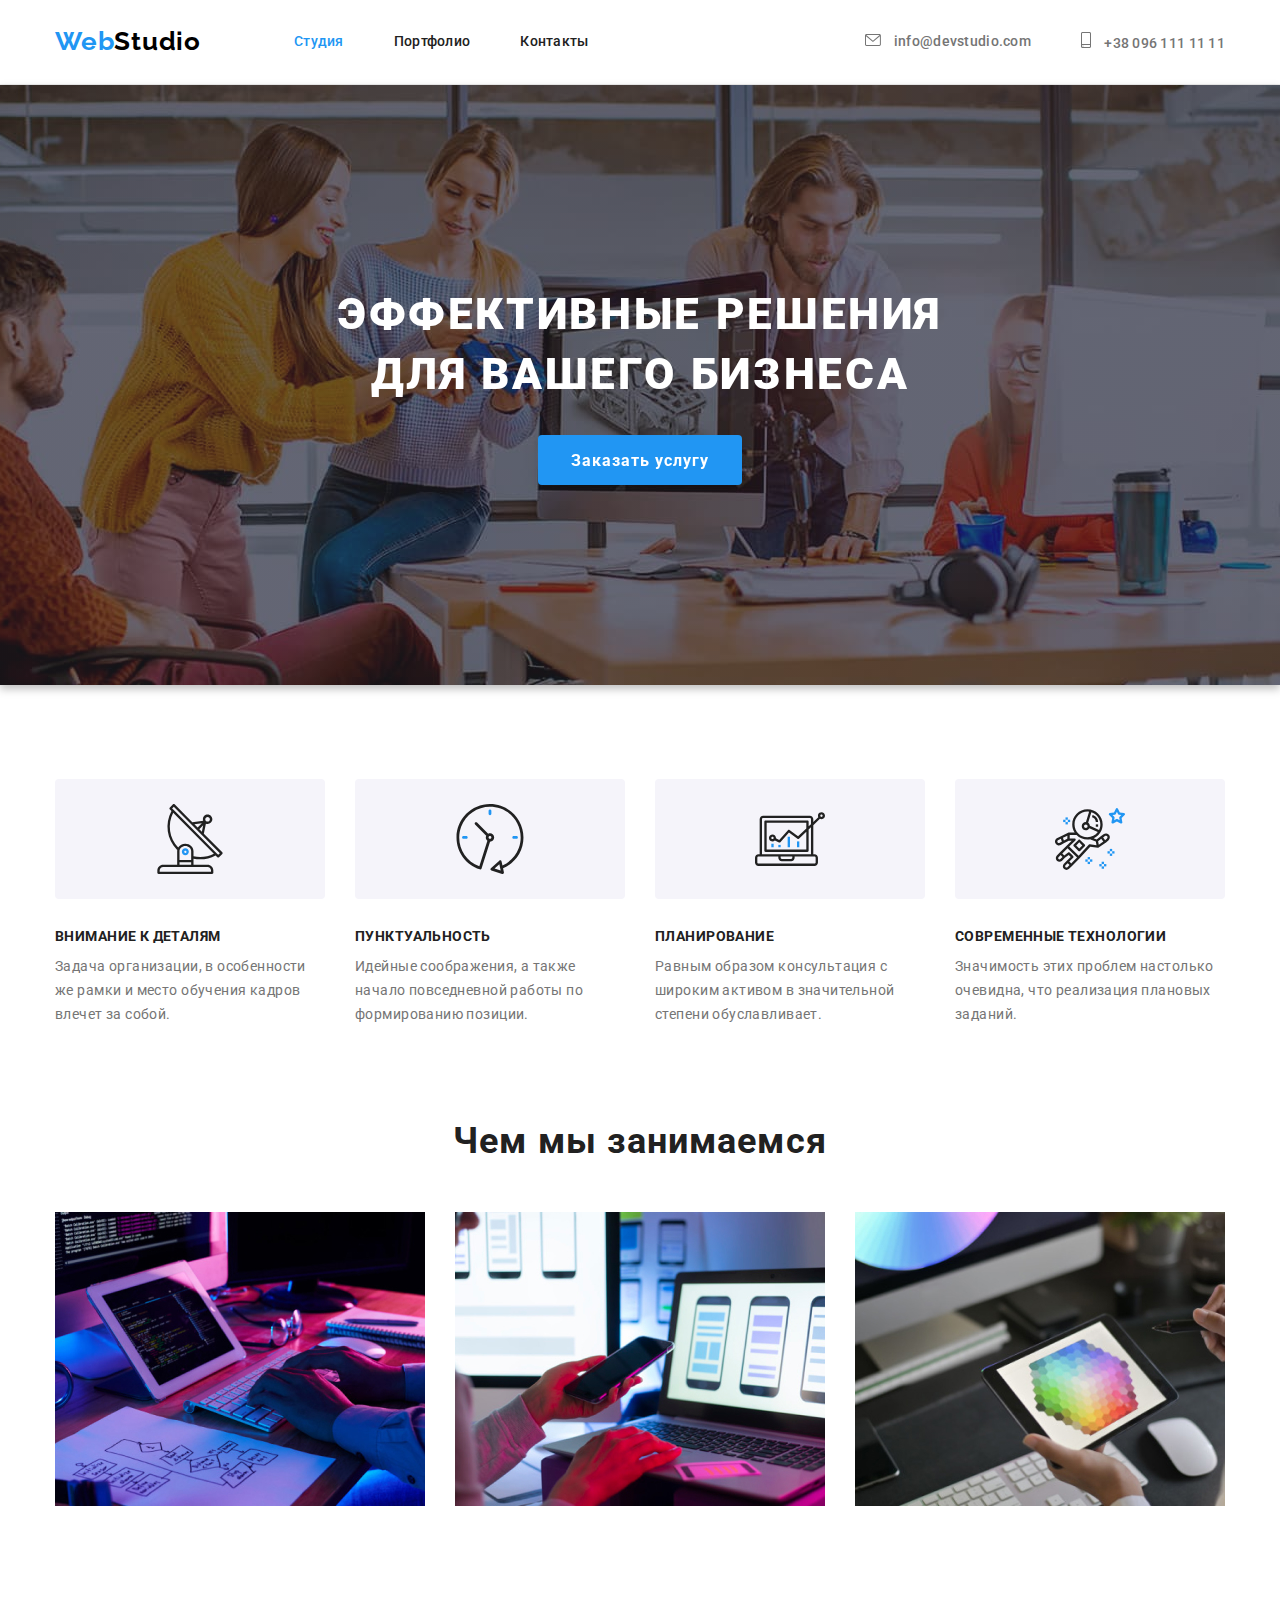
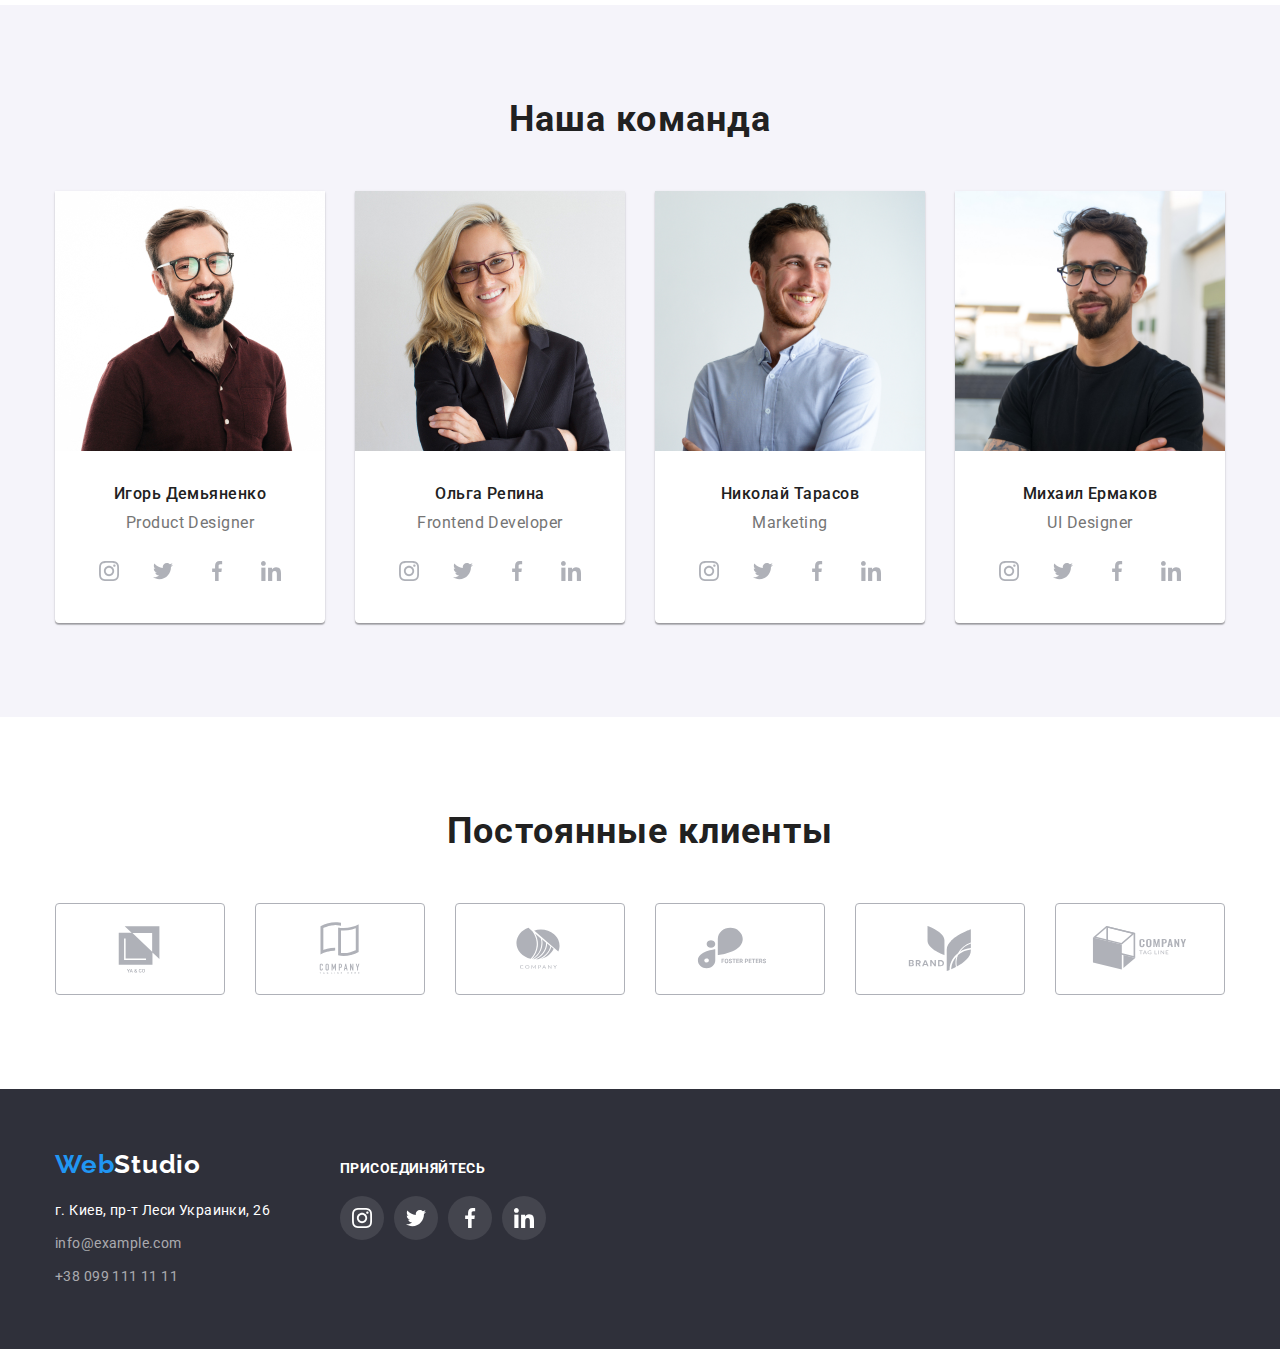
<file: index.html>
<!DOCTYPE html>
<html lang="ru">

<head>
    <meta charset="UTF-8">
    <meta http-equiv="X-UA-Compatible" content="IE=edge">
    <meta name="viewport" content="width=device-width, initial-scale=1.0">
    <title>Студія</title>
    <link rel="stylesheet"
        href="https://cdnjs.cloudflare.com/ajax/libs/modern-normalize/1.1.0/modern-normalize.min.css" />
    <link rel="preconnect" href="https://fonts.googleapis.com">
    <link rel="preconnect" href="https://fonts.gstatic.com" crossorigin>
    <link
        href="https://fonts.googleapis.com/css2?family=Raleway:wght@700&family=Roboto:wght@400;500;700;900&display=swap"
        rel="stylesheet">

    <link rel="stylesheet" href="./css/styles.css">

<body>
    <!-- Шапка -->

    <header class="header">
        <div class="container main-nav">
            <nav class="nav-header">
                <!-- Header logo -->
                <a href="./index.html" class="header-logo"> <span class="logo-web">Web</span><span
                        class="logo-studio">Studio</span> </a>
                <!-- Header nav -->
                <ul class="header-nav list">
                    <li class="item-header accent">
                        <!-- Header studio -->
                        <a href="./index.html" class="link current">Студия</a></li>
                    <li class="item-header accent">
                        <!-- Header portfolio -->
                        <a href="./portfolio.html" class="link">Портфолио</a>
                    </li>
                    <li class="item-header">
                        <!-- Header contacts -->
                        <a href="#" class="link">Контакты</a>
                    </li>
                </ul>
            </nav>
            <!-- Header contacting -->
            <ul class="header-contacting list">
                <li class="item-header accent">
                    <a href="mailto:info@devstudio.com" class="link">
                        <svg class="icon-mail">
                            <use href=" ./images/icons.svg#icon-mail"> </use>
                        </svg> info@devstudio.com </a> </li>
                <li class=" item-header accent">
                    <a href="tel:+380961111111" class="link">
                        <svg class="icon-smartphone">
                            <use href="./images/icons.svg#icon-smartphone"> </use>
                        </svg> +38 096 111 11 11</a>
                </li>
            </ul>
        </div>

    </header>
    <!-- Головна сторінка, основна частина -->
    <main>
        <!-- Верхня частина -->

        <section class="hero">
            <div class="container background-hero">
                <h1 class="hero-title">эффективные решения для вашего бизнеса</h1>
                <button type="button" name="Order the service" class="button">Заказать услугу</button>
            </div>
        </section>

        <!-- Середина -->
        <section class="section">
            <div class="container">
                <h2 class="section-heading">что мы предлагаем</h2>
                <ul class="section-block">
                    <li class="item">
                        <div class="section-icons">
                            <svg class="icons" width="70" height="70">
                                <use href="./images/icons.svg#icon-sattelite" title="sattelite">
                                </use>
                            </svg>
                        </div>
                        <h3 class="section-title-second">внимание к деталям</h3>
                        <p class="section-text">Задача организации, в особенности же рамки и место обучения кадров
                            влечет за
                            собой.</p>
                    </li>
                    <li class="item">
                        <div class="section-icons">
                            <svg class="icons" width="70" height="70">
                                <use href="./images/icons.svg#icon-clock"></use>
                            </svg>
                        </div>
                        <h3 class=" section-title-second">пунктуальность</h3>
                        <p class="section-text">
                            Идейные соображения, а также начало повседневной работы по формированию позиции.
                        </p>
                    </li>
                    <li class="item">
                        <div class="section-icons">
                            <svg class="icons" width="70" height="70">
                                <use href="./images/icons.svg#icon-computer"></use>
                            </svg>
                        </div>
                        <h3 class="section-title-second">планирование</h3>
                        <p class="section-text">Равным образом консультация с широким активом в значительной степени
                            обуславливает.</p>
                    </li>
                    <li class="item">
                        <div class="section-icons">
                            <svg class="icons" width="70" height="70">
                                <use href="./images/icons.svg#icon-cosmonaut"></use>
                            </svg>
                        </div>
                        <h3 class="section-title-second">современные технологии</h3>
                        <p class="section-text">Значимость этих проблем настолько очевидна, что реализация плановых
                            заданий.
                        </p>
                    </li>
                </ul>
            </div>
        </section>
        <section class="section secondary-section">
            <div class="container">
                <h2 class="section-title">Чем мы занимаемся</h2>
                <!-- Картинки середини -->
                <ul class="section-images">
                    <li class="item"><img src="./images/box1.jpg" alt="Перша картинка середини" width="370px"
                            height="294px"></li>
                    <li class="item"><img src="./images/box2.jpg" alt="Друга картинка середини" width="370px"
                            height="294px"></li>
                    <li class="item"><img src="./images/box3.jpg" alt="Третя картинка середини" width="370px"
                            height="294px"></li>
                </ul>
            </div>
        </section>

        <!-- Нижня частина основної сторінки -->
        <section class="section second-bacground">
            <div class="container">
                <h2 class="secondary-title">Наша команда</h2>
                <ul class="section-down">
                    <li class="item bcg-item">
                        <img class="section-photo" src="./images/img1.jpg" alt="Перше фото" width="270px"
                            height="260px">
                        <div class="section-secondary-block">
                            <h3 class="section-name">Игорь Демьяненко</h3>
                            <p class="section-position">Product Designer</p>
                        </div>

                        <ul class="link-list">
                            <li class="socials">
                                <a class="soc-in" href="">
                                   <svg class="web-icon" width="20" height="20">
                                    <use href="./images/icons.svg#icon-instagram"></use>
                                    </svg>
                                </a>
                            </li>
                            <li class="socials">
                                <a class="soc-in" href="">
                                    <svg class="web-icon" width="20" height="20">
                                    <use href="./images/icons.svg#icon-twitter"></use>
                                    </svg>
                                </a>
                            </li>
                            <li class="socials">
                                <a class="soc-in" href="">
                                    <svg class="web-icon" width="20" height="20p">
                                    <use href="./images/icons.svg#icon-facebook"></use>
                                    </svg>
                                </a>
                            </li>
                            <li class="socials">
                                <a class="soc-in" href="">
                                    <svg class="web-icon" width="20" height="20p">
                                    <use href="./images/icons.svg#icon-linkedin"></use>
                                    </svg>
                                </a>
                            </li>
                        </ul>

                    </li>
                    <li class=" item bcg-item">
                        <img class="section-photo" src="./images/img2.jpg" alt="Друге фото" width="270px"
                            height="260px">
                        <div class="section-secondary-block">
                            <h3 class="section-name">Ольга Репина</h3>
                            <p class="section-position">Frontend Developer</p>
                        </div>
                        <ul class="link-list">
                            <li class="socials">
                                <a class="soc-in" href="">
                                    <svg class=" web-icon" width="20" height="20">
                                    <use href="./images/icons.svg#icon-instagram"></use>
                                    </svg>
                                </a>
                            </li>
                            <li class="socials">
                                <a class="soc-in" href="">
                                    <svg class=" web-icon" width="20" height="20">
                                    <use href="./images/icons.svg#icon-twitter"></use>
                                    </svg>
                                </a>
                            </li>
                            <li class="socials">
                                <a class="soc-in" href="">
                                    <svg class=" web-icon" width="20" height="20">
                                    <use href="./images/icons.svg#icon-facebook"></use>
                                    </svg>
                                </a>
                            </li>
                            <li class="socials">
                                <a class="soc-in" href="">
                                    <svg class=" web-icon" width="20" height="20">
                                    <use href="./images/icons.svg#icon-linkedin"></use>
                                    </svg>
                                </a>
                            </li>
                        </ul>
                    </li>
                    <li class="item bcg-item">
                        <img class="section-photo" src="./images/img3.jpg" alt="Третє фото" width="270px"
                            height="260px">
                        <div class="section-secondary-block">
                            <h3 class="section-name">Николай Тарасов</h3>
                            <p class="section-position">Marketing</p>
                        </div>
                        <ul class="link-list">
                            <li class="socials">
                                <a class="soc-in" href="">
                                    <svg class=" web-icon" width="20" height="20">
                                    <use href="./images/icons.svg#icon-instagram"></use>
                                    </svg>
                                </a>
                            </li>
                            <li class="socials">
                                <a class="soc-in" href="">
                                    <svg class=" web-icon" width="20" height="20">
                                    <use href="./images/icons.svg#icon-twitter"></use>
                                    </svg>
                                </a>
                            </li>
                            <li class="socials">
                                <a class="soc-in" href="">
                                    <svg class=" web-icon" width="20" height="20">
                                    <use href="./images/icons.svg#icon-facebook"></use>
                                    </svg>
                                </a>
                            </li>
                            <li class="socials">
                                <a class="soc-in" href="">
                                    <svg class=" web-icon" width="20" height="20">
                                    <use href="./images/icons.svg#icon-linkedin"></use>
                                    </svg>
                                </a>
                            </li>
                        </ul>
                    </li>
                    <li class="item bcg-item">
                        <img class="section-photo" src="./images/img4.jpg" alt="Четверте фото" width="270px"
                            height="260px">
                        <div class="section-secondary-block">
                            <h3 class="section-name">Михаил Ермаков</h3>
                            <p class="section-position">UI Designer</p>
                        </div>
                        <ul class="link-list">
                            <li class="socials">
                                <a class="soc-in" href="">
                                    <svg class=" web-icon" width="20" height="20">
                                    <use href="./images/icons.svg#icon-instagram"></use>
                                    </svg>
                                </a>
                            </li>
                            <li class="socials">
                                <a class="soc-in" href="">
                                    <svg class=" web-icon" width="20" height="20">
                                    <use href="./images/icons.svg#icon-twitter"></use>
                                    </svg>
                                </a>
                            </li>
                            <li class="socials">
                                <a class="soc-in" href="">
                                    <svg class=" web-icon" width="20" height="20">
                                    <use href="./images/icons.svg#icon-facebook"></use>
                                    </svg>
                                </a>
                            </li>
                            <li class="socials">
                                <a class="soc-in" href="">
                                    <svg class=" web-icon" width="20" height="20">
                                    <use href="./images/icons.svg#icon-linkedin"></use>
                                    </svg>
                                </a>
                            </li>
                        </ul>
                    </li>
                </ul>
            </div>
        </section>

        <!-- Постійні клієнти -->

        <section class="clients">
            <div class="container">
                <h2 class="clients-title">Постоянные клиенты</h2>
                <ul class="clients-list">
                    <li class="client-icons">
                        <a class="client-icon-link" href="">
                        <svg class="client-names" width="106" height="60">
                            <use href="./images/icons.svg#icon-Logo1"></use>
                        </svg></a>
                    </li>
                    <li class="client-icons">
                         <a class="client-icon-link" href="">
                        <svg class="client-names" width="106" height="60">
                            <use href="./images/icons.svg#icon-Logo2"></use>
                        </svg></a>
                    </li>
                    <li class="client-icons">
                        <a class="client-icon-link" href="">
                        <svg class="client-names" width="106" height="60">
                            <use href="./images/icons.svg#icon-Logo3"></use>
                        </svg></a>
                    </li>
                    <li class="client-icons">
                        <a class="client-icon-link" href="">
                        <svg class="client-names" width="106" height="60">
                            <use href="./images/icons.svg#icon-Logo4"></use>
                        </svg></a>
                    </li>
                    <li class="client-icons">
                        <a class="client-icon-link" href="">
                        <svg class="client-names" width="106" height="60">
                            <use href="./images/icons.svg#icon-Logo5"></use>
                        </svg></a>
                    </li>
                    <li class="client-icons">
                        <a class="client-icon-link" href="">
                        <svg class="client-names" width="106" height="60">
                            <use href="./images/icons.svg#icon-Logo6"></use>
                        </svg></a>
                    </li>
                </ul>
            </div>
        </section>
    </main>

    <!-- Підвал сторінки -->

    <footer class=" footer">
        <div class="container footer-main">
            <div class="down-main">
                <a href="./index.html" class="footer-logo"><span class="logo-web-footer">Web</span><span
                        class="logo-studio-footer">Studio</span></a>
                <!-- Адреса і реквізити пошти і контактування -->
                <adress class="adress">
                    <ul>
                        <li class="adress-item"><a href="#" class="adr">г. Киев, пр-т Леси Украинки, 26</a></li>
                        <li class="adress-item"><a href="mailto:info@example.com" class="link">info@example.com</a>
                        </li>
                        <li class="adress-item"><a href="tel:+380991111111" class="link">+38 099 111 11 11</a></li>
                    </ul>
                </adress>
            </div>
            <div class="footer-second">
                <h3 class="footer-link-item">присоединяйтесь</h3>
                <ul class="footer-link-list">
                    <li class="footer-socials">
                        <a class="footer-soc-in" href="">
                                <svg class="footer-web-icon" width="20px" height="20px">
                            <use href="./images/icons.svg#icon-instagram"></use>
                            </svg>
                        </a>
                    </li>
                    <li class="footer-socials">
                        <a class="footer-soc-in" href="">
                                <svg class="footer-web-icon" width="20px" height="20px">
                            <use href="./images/icons.svg#icon-twitter"></use>
                            </svg>
                        </a>
                    </li>
                    <li class="footer-socials">
                        <a class="footer-soc-in" href="">
                                <svg class="footer-web-icon" width="20px" height="20px">
                            <use href="./images/icons.svg#icon-facebook"></use>
                            </svg>
                        </a>
                    </li>
                    <li class="footer-socials">
                        <a class="footer-soc-in" href="">
                                <svg class="footer-web-icon" width="20px" height="20px">
                            <use href="./images/icons.svg#icon-linkedin"></use>
                            </svg>
                        </a>
                    </li>
                </ul>
            </div>

        </div>

    </footer>
</body>

</html>
</file>
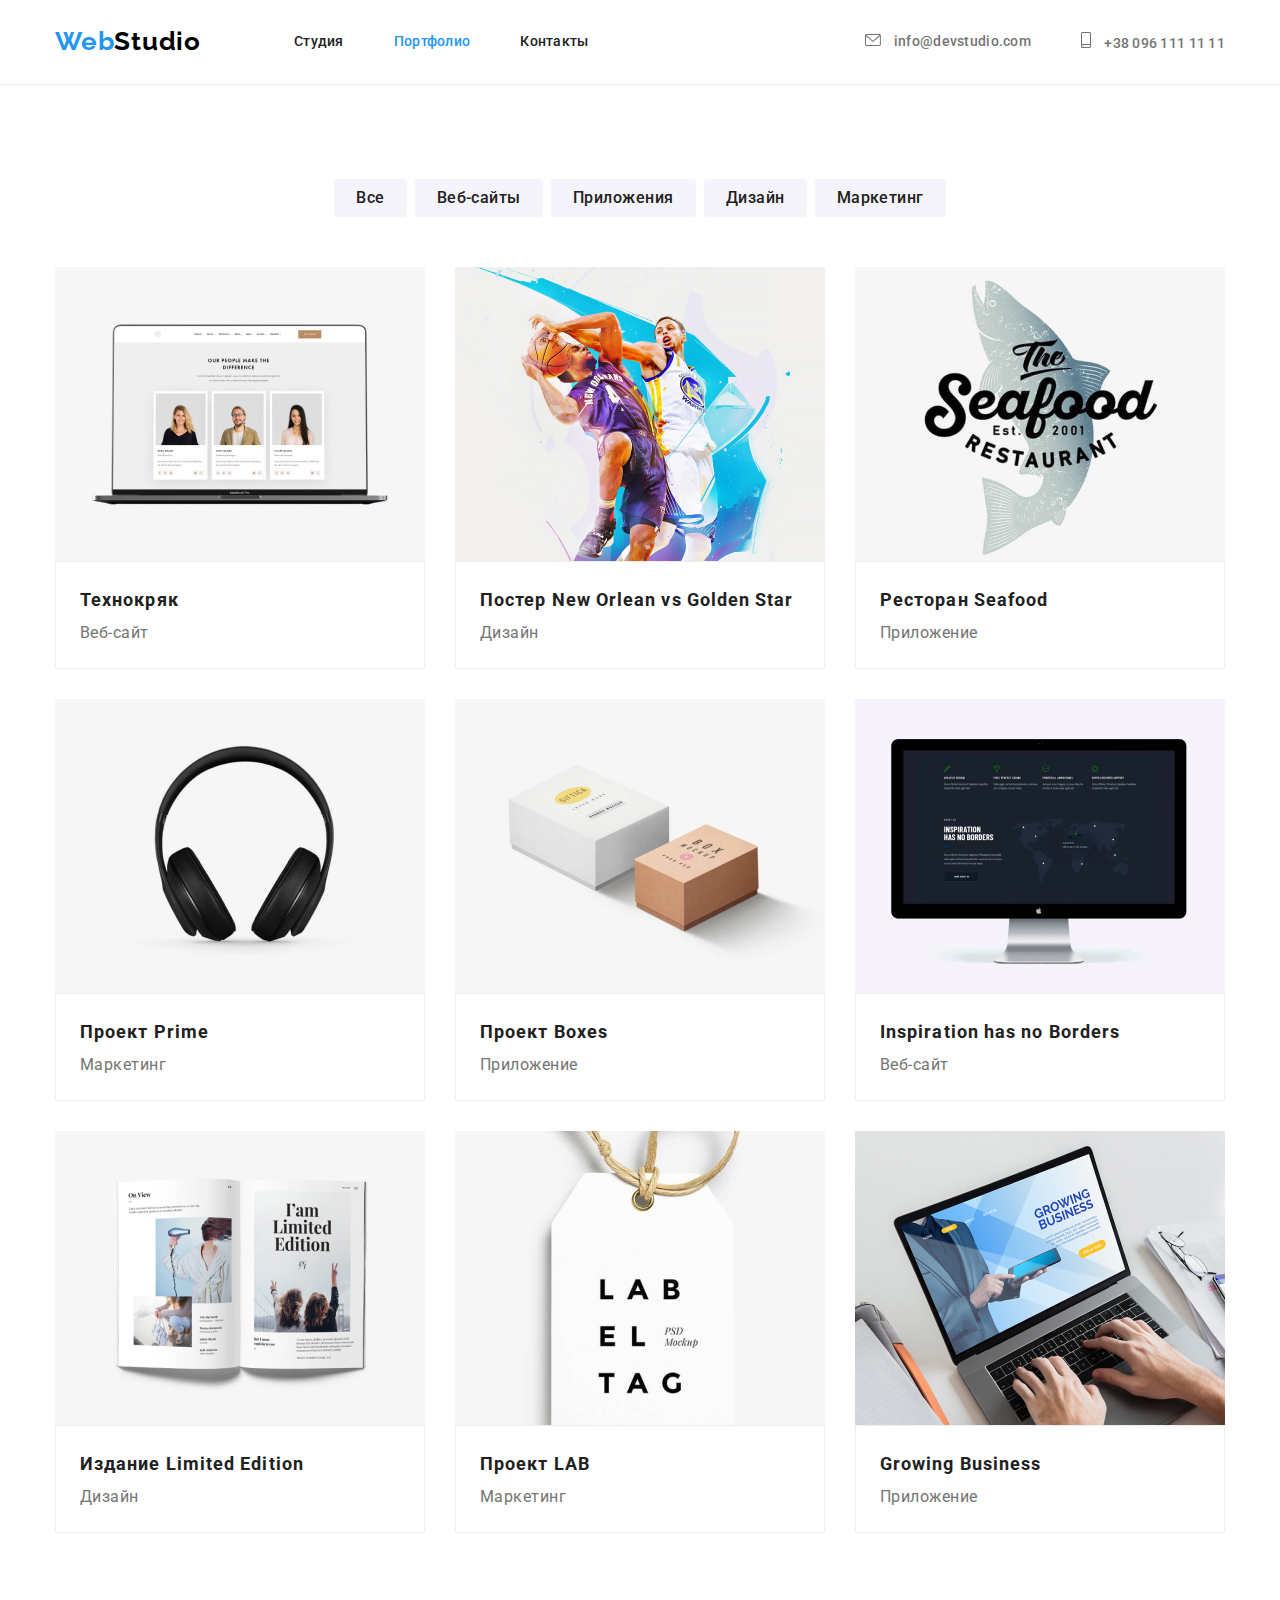
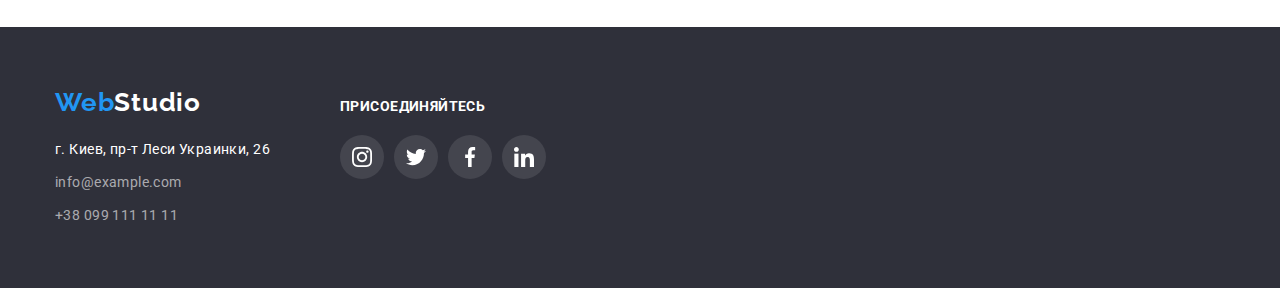
<file: portfolio.html>
<!DOCTYPE html>
<html lang="ru">

<head>

    <meta charset="UTF-8">
    <meta http-equiv="X-UA-Compatible" content="IE=edge">
    <meta name="viewport" content="width=device-width, initial-scale=1.0">
    <title>Портфоліо</title>
    <link rel="stylesheet"
        href="https://cdnjs.cloudflare.com/ajax/libs/modern-normalize/1.1.0/modern-normalize.min.css" />
    <link rel="preconnect" href="https://fonts.googleapis.com">
    <link rel="preconnect" href="https://fonts.gstatic.com" crossorigin>
    <link
        href="https://fonts.googleapis.com/css2?family=Raleway:wght@700&family=Roboto:wght@400;500;700;900&display=swap"
        rel="stylesheet">
    <link rel="stylesheet" href="./css/styles.css">

<body>
    <!-- Шапка -->
    <header class="header">
        <div class="container main-nav">
            <nav class="nav-header">
                <!-- Header logo -->
                <a href="./index.html" class="header-logo"> <span class="logo-web">Web</span><span
                        class="logo-studio">Studio</span> </a>
                <!-- Header nav -->
                <ul class="header-nav list">
                    <li class="item-header accent">
                        <!-- Header studio -->
                        <a href="./index.html" class="link">Студия</a></li>
                    <li class="item-header accent">
                        <!-- Header portfolio -->
                        <a href="./portfolio.html" class="link current">Портфолио</a>
                    </li>
                    <li class="item-header">
                        <!-- Header contacts -->
                        <a href="#" class="link">Контакты</a>
                    </li>
                </ul>
            </nav>
            <!-- Header contacting -->
            <ul class="header-contacting list">
                <li class="item-header accent">
                    <a href="mailto:info@devstudio.com" class="link">
                        <svg class="icon-mail">
                            <use href=" ./images/icons.svg#icon-mail"> </use>
                        </svg> info@devstudio.com </a> </li>
                <li class=" item-header accent">
                    <a href="tel:+380961111111" class="link">
                        <svg class="icon-smartphone">
                            <use href="./images/icons.svg#icon-smartphone"> </use>
                        </svg> +38 096 111 11 11</a>
                </li>
            </ul>
        </div>

    </header>


    <!-- Головна частина сторінки -->
    <main>

        <section class="section-portfolio">
            <div class="container">
                <h1 class="portfolio-title">Кейси команди</h1>
                <ul class="button-portfolio">
                    <li class="item"><button type="button" name="All Products" class="btn">Все</button></li>
                    <li class="item"><button type="button" name="Web Sites" class="btn">Веб-сайты</button></li>
                    <li class="item"><button type="button" name="Aplications" class="btn">Приложения</button></li>
                    <li class="item"><button type="button" name="Design" class="btn">Дизайн</li>
                    <li class="item"><button type="button" name="Marketing" class="btn">Маркетинг</button></li>

                </ul>

                <!-- Список виконаних кейсів команди  -->

                <ul class="cases">
                    <li class="cases-items">
                        <img class="cases-img" src="./images/portfolio1.jpg" alt="Технокряк" width="370px"
                            height="294px">

                        <div class="cases-block-portfolio">
                            <h2 class="cases-title">Технокряк</h2>
                            <p class="case-text">Веб-сайт</p>
                        </div>
                    </li>
                    <li class="cases-items">
                        <img class="cases-img" src="./images/portfolio2.jpg" alt="Постер New Orlean vs Golden Star"
                            width="370px" height="294px">
                        <div class="cases-block-portfolio">
                            <h2 class="cases-title">Постер New Orlean vs Golden Star</h2>
                            <p class="case-text">Дизайн</p>
                        </div>
                    </li>
                    <li class="cases-items">
                        <img class="cases-img" src="./images/portfolio3.jpg" alt="Ресторан Seafood" width="370px"
                            height="294px">
                        <div class="cases-block-portfolio">
                            <h2 class="cases-title">Ресторан Seafood</h2>
                            <p class="case-text">Приложение</p>
                        </div>
                    </li>
                    <li class="cases-items">
                        <img class="cases-img" src="./images/portfolio4.jpg" alt="Проект Prime" width="370px"
                            height="294px">
                        <div class="cases-block-portfolio">
                            <h2 class="cases-title">Проект Prime</h2>
                            <p class="case-text">Маркетинг</p>
                        </div>
                    </li>
                    <li class="cases-items">
                        <img class="cases-img" src="./images/portfolio5.jpg" alt="Проект Boxes" width="370px"
                            height="294px">
                        <div class="cases-block-portfolio">
                            <h2 class="cases-title">Проект Boxes</h2>
                            <p class="case-text">Приложение</p>
                        </div>
                    </li>
                    <li class="cases-items">
                        <img class="cases-img" src="./images/portfolio6.jpg" alt="Inspiration has no Borders"
                            width="370px" height="294px">
                        <div class="cases-block-portfolio">
                            <h2 class="cases-title">Inspiration has no Borders</h2>
                            <p class="case-text">Веб-сайт</p>
                        </div>
                    </li>
                    <li class="cases-items">
                        <img class="cases-img" src="./images/portfolio7.jpg" alt="Издание Limited Edition" width="370px"
                            height="294px">
                        <div class="cases-block-portfolio">
                            <h2 class="cases-title">Издание Limited Edition</h2>
                            <p class="case-text">Дизайн</p>
                        </div>
                    </li>
                    <li class="cases-items">
                        <img class="cases-img" src="./images/portfolio8.jpg" alt="Проект LAB" width="370px"
                            height="294px">
                        <div class="cases-block-portfolio">
                            <h2 class="cases-title">Проект LAB</h2>
                            <p class="case-text">Маркетинг</p>
                        </div>
                    </li>
                    <li class="cases-items">
                        <img class="cases-img" src="./images/portfolio9.jpg" alt="Growing Business" width="370px"
                            height="294px">
                        <div class="cases-block-portfolio">
                            <h2 class="cases-title">Growing Business</h2>
                            <p class="case-text">Приложение</p>
                        </div>
                    </li>

                </ul>
            </div>

        </section>

    </main>
    <!-- Підвал сторінки -->

    <footer class=" footer">
        <div class="container footer-main">
            <div class="down-main">
                <a href="./index.html" class="footer-logo"><span class="logo-web-footer">Web</span><span
                        class="logo-studio-footer">Studio</span></a>
                <!-- Адреса і реквізити пошти і контактування -->
                <adress class="adress">
                    <ul>
                        <li class="adress-item"><a href="#" class="adr">г. Киев, пр-т Леси Украинки, 26</a></li>
                        <li class="adress-item"><a href="mailto:info@example.com" class="link">info@example.com</a>
                        </li>
                        <li class="adress-item"><a href="tel:+380991111111" class="link">+38 099 111 11 11</a></li>
                    </ul>
                </adress>
            </div>
            <div class="footer-second">
                <h3 class="footer-link-item">присоединяйтесь</h3>
                <ul class="footer-link-list">
                    <li class="footer-socials">
                        <a class="footer-soc-in" href="">
                                <svg class="footer-web-icon" width="20px" height="20px">
                            <use href="./images/icons.svg#icon-instagram"></use>
                            </svg>
                        </a>
                    </li>
                    <li class="footer-socials">
                        <a class="footer-soc-in" href="">
                                <svg class="footer-web-icon" width="20px" height="20px">
                            <use href="./images/icons.svg#icon-twitter"></use>
                            </svg>
                        </a>
                    </li>
                    <li class="footer-socials">
                        <a class="footer-soc-in" href="">
                                <svg class="footer-web-icon" width="20px" height="20px">
                            <use href="./images/icons.svg#icon-facebook"></use>
                            </svg>
                        </a>
                    </li>
                    <li class="footer-socials">
                        <a class="footer-soc-in" href="">
                                <svg class="footer-web-icon" width="20px" height="20px">
                            <use href="./images/icons.svg#icon-linkedin"></use>
                            </svg>
                        </a>
                    </li>
                </ul>
            </div>

        </div>

    </footer>
</body>
</head>
</file>
<file: css/styles.css>
html {
    box-sizing: border-box;
}

*,
*::before,
*::after {
    box-sizing: inherit;
}

:root {
    --primary-text-color: #212121;
    --text-color: #757575;
    --text-link: #2196F3;
    --hero: #FFFFFF;
    --background-team: #F5F4FA;
    --bacground-color-hero: #2F303A;
    --footer-color-text: rgba(255, 255, 255, 0.6);
    --logo-studio: #000000;
    --button-bcg: #F5F4FA;
    --color-line: #ECECEC;
    --color-border-icon: #AFB1B8;



}


body {
    font-family: 'Roboto',
        sans-serif;
    background-color: var(--hero);
    color: var(--text-color);
}

ul {
    list-style: none;
    margin: 0;
    padding: 0;
}

h1,
h2,
h3,
h4,
h5,
h6,
p,
ul {
    margin-top: 0;
    margin-bottom: 0;
}

img {
    width: 100%;
}

/* Шапка */

/* Кольори */
/* #212121 текст чорний */
/*  #757575 колір номера телефону*/
/* #2196F3 текст синій */
.header {
    border-bottom: 1px solid var(--color-line);

}

.header-logo {
    display: flex;
    padding-top: 24px;
    padding-bottom: 25px;
    margin-right: 93px;

    font-family: 'Raleway';
    font-weight: 700;
    font-size: 26px;
    line-height: 1.2;
    letter-spacing: 0.03em;

    text-decoration: none;
}

.header-logo .logo-web {
    color: var(--text-link)
}

.header-logo .logo-studio {
    color: var(--logo-studio);
}

.main-nav {
    display: flex;
    align-items: center;
    /* justify-content: space-between; */
}

.header-nav {
    display: flex;
    align-items: center;

}

.nav-header {
    display: flex;
    align-items: center;
}

.header-nav .item-header+.item-header {
    margin-left: 50px;
}

.header-nav .link {
    display: block;
    padding-top: 32px;
    padding-bottom: 32px;

    color: var(--primary-text-color);
    font-weight: 500;
    font-size: 14px;
    line-height: 1.14;
    letter-spacing: 0.02em;
    text-decoration: none;
}

.icon-mail {
    display: inline-flex;
    fill: var(--text-color);
}

.icon-smartphone {
    display: inline-flex;
    fill: var(--text-color);
}

.header-nav .link.current {
    color: var(--text-link);
}

.link:hover,
.link:focus {
    color: var(--text-link);
}
.link:hover .icon-mail,
.link:focus .icon-mail {
    fill: var(--text-link);
}

.link:hover .icon-smartphone,
.link:focus .icon-smartphone {
    fill: var(--text-link);
}
.header-contacting {
    display: flex;
    margin-left: auto;
  
}

.header-contacting .item-header+.item-header {
    margin-left: 50px;
}

.header-contacting .link {
    display: block;
    padding-top: 32px;
    padding-bottom: 32px;

    font-weight: 500;
    font-size: 14px;
    line-height: 1.14;
    letter-spacing: 0.02em;
    color: var(--text-color);
    text-decoration: none;
}


.line {
    color: var(--color-line);
    margin-top: 0;
    margin-bottom: 0;
}

/* Іконки шапки */

.accent {
    display: flex;
        align-items: center;
    justify-items: center;
    justify-content: baseline;
}
.header-contacting .icon-mail {
    display: inline-flex;
    width: 16px;
    height: 12px;
    margin-right: 10px;

    align-items: center;
    justify-items: center;
    justify-content: baseline;
    text-decoration: none;
}
.header-contacting .icon-smartphone {
    display: inline-flex;
    width: 10px;
    height: 16px;
    margin-right: 10px;
 align-items: center;
    justify-items: center;
    text-decoration: none;
        justify-content: baseline;

}


.item-header .link:hover,
.item-header .link:focus {
    color: var(--text-link);
}

/* 
.item:hover .icon,
.item:focus .icon {
    fill: var(--text-link);
} */


/* Головна сторінка */
/* фон головного заголовку background: #2F303A */
/* фон сторінки background: background: #FFFFFF; */
/* Фон Наша команда background: #F5F4FA */
/* #FFFFFF головний заголовок і колір кнопки*/
/* Середина */
/* Секція заголовки#212121 */
/* Секція тексти абзаци #757575 */
/* Другий і наступний заголовок + Прізвище ім'я  #212121 */
/* Професія #757575 */

.container {
    width: 1200px;
    margin: 0 auto;
    padding-left: 15px;
    padding-right: 15px;
}

/* HERO */

.hero {
    box-sizing: border-box;
    padding: 200px 0;


}

.hero .container {
    text-align: center;
    /* height: 600px; */


}

.container .hero-title {
    color: var(--hero);
    font-weight: 900;
    font-size: 44px;
    line-height: 1.36;
    letter-spacing: 0.06em;
    text-transform: uppercase;
    margin: 0 auto;
    max-width: 696px;
    width: 100%;
    margin-bottom: 30px;
}

/* Background-hero */

.hero {
    max-width: 1600px;
    width: 100%;
    height: 600px;
    margin-left: auto;
    margin-right: auto;
    background-color: #C4C4C4;
    text-align: center;
    background-image: linear-gradient(rgba(47, 48, 58, 0.4),
            rgba(47, 48, 58, 0.4)),
        url("../images/bckg-hero.jpg");
    background-position: center;
    background-size: cover;
    background-repeat: no-repeat;
    filter: drop-shadow(0px 4px 4px rgba(0, 0, 0, 0.25))
}


/* Кнопка */
.hero .button {
    display: inline;
    font-family: inherit;
    color: var(--hero);
    background-color: var(--text-link);
    /* position: absolute; */
    min-width: 200px;
    height: 50px;
    /* left: 705px;
    top: 430px; */
    box-shadow: 0px 4px 4px rgba(0, 0, 0, 0.15);
    border-radius: 4px;
    padding: 10px 32px;


}

.button {
    font-weight: 700;
    font-size: 16px;
    line-height: 1.88;
    display: flex;
    align-items: center;
    justify-items: center;
    text-align: center;
    letter-spacing: 0.06em;

    cursor: pointer;
    border: 1px solid transparent;

}

/* SECTION середина */
.section {
    padding-top: 94px;
    padding-bottom: 94px;


}


.section-block {
    display: flex;
    /* justify-content: center;
    align-items: center;
    align-content: center; */
    /* justify-content: space-between; */
}


.section-block .item {
     margin-right: 30px;
  width: calc((100% - 90px) / 4);
}

.item:last-child {
    margin-right: 0;
}

.section.second-bacground {
    padding-top: 0;
    padding-top: 94px;

    background-color: var(--background-team);
}

.section-heading {
    display: none;

}

.section.secondary-section {
    padding-top: 0;
}

.section .section-title {

    font-weight: 700;
    font-size: 36px;
    line-height: 1.16;
    text-align: center;
    letter-spacing: 0.03em;

    color: var(--primary-text-color);
    margin-bottom: 50px;

}


.section-secondary-block {

    background-color: var(--hero);
}

/* SECTION середина - іконки */

/* .icons {
    width: 100%;
    height: 100%
} */
.section-icons {
  display: flex;
  justify-content: center;
  align-items: center;
  margin-bottom: 30px;
  width: 270px;
  height: 120px;

  border-radius: 4px;
  background-color: var(--button-bcg);
}


/* SECTION IMAGES */

.section .secondary-title {
    font-weight: 700;
    font-size: 36px;
    line-height: 1.16;
    text-align: center;
    letter-spacing: 0.03em;

    color: var(--primary-text-color);
    margin-bottom: 50px;
}

.section-images {
    display: flex;
}

.section-images .item+.item {
    margin-left: 30px;
}

.section-down {
    display: flex;
}

.section-down .item+.item {
    margin-left: 30px;
}



.section-secondary-block {
    padding-top: 30px;
    padding-bottom: 16px;
}

.section .section-title-second {

    font-weight: 700;
    font-size: 14px;
    line-height: 1.14;
    letter-spacing: 0.03em;
    text-transform: uppercase;
    margin-bottom: 10px;

    color: var(--primary-text-color);
}

.section .section-text {
    max-width: 270px;
    font-size: 14px;
    line-height: 1.71;
    letter-spacing: 0.03em;


    /* color: var(--text-color); */
}



.section .section-name {

    font-weight: 500;
    font-size: 16px;
    line-height: 1.18;
    text-align: center;
    letter-spacing: 0.03em;
    margin-bottom: 10px;

    color: var(--primary-text-color);
}

.section .section-position {

    font-size: 16px;
    line-height: 1.18;
    text-align: center;
    letter-spacing: 0.03em;

}

.hyr {
    width: 150px;
    height: 150px;
}

.bcg-item {
    background-color: var(--hero);
    box-shadow: 0px 1px 3px rgba(0, 0, 0, 0.12),
        0px 1px 1px rgba(0, 0, 0, 0.14),
        0px 2px 1px rgba(0, 0, 0, 0.2);
    border-radius: 0px 0px 4px 4px;
}

/* Наша команда соціальні мережі */

.link-list {
    display: flex;
    padding-bottom: 30px;
    justify-content: center;

}

.socials {
    display: block;

}

.socials:not(:last-child) {
    margin-right: 10px;
}
.soc-in {
    display: flex;
     width: 100%;
    height: 100%;
    align-items: center;
    justify-items: center;
    justify-content: center;

}
.socials {
    width: 44px;
    height: 44px;
    
    /* border-radius: 50%; */
}

.socials .soc-in:hover,
.socials .soc-in:focus {
    fill: var(--hero);
    background-color: var(--text-link);


}

.soc-in:hover .web-icon,
.soc-in:focus .web-icon {
    fill: var(--hero);
}


.link-list .soc-in {
    border-radius: 50%;
    transition: background-color var(--color-border-icon), fill var(--color-border-icon);
}

.soc-in .web-icon {
    display: block;

    /* background-color: var(--hero); */

    fill: var(--color-border-icon);
    display: block;

}


/*  Постійні клієнти */
.client-icon-link {
    display: flex;
  width:70px;
    height: 70px;
    
    width: 100%;
    height: 100%;
    align-items: center;
    justify-content: center;
      border: 1px solid var(--color-border-icon);
    border-radius: 4px;
}

.clients {
    padding-top: 94px;
    padding-bottom: 94px;
}

.clients-title {
    font-weight: 700;
    font-size: 36px;
    line-height: 1.16;
    text-align: center;
    letter-spacing: 0.03em;
    color: var(--primary-text-color);
    margin-bottom: 50px;
}

.clients-list {
    display: flex;
}

.client-icons {
    /* display: flex; */
    /* align-items: center;
    justify-content: center; */
    width: 170px;
    height: 92px;
  
}
.client-names {
    fill: var(--color-border-icon);
}

/* .client-icons:hover,
.client-icons:focus {
    border-color: var(--text-link);
} */
.client-icon-link:hover,
.client-icon-link:focus {
        border-color: var(--text-link)

}
.client-icon-link:hover .client-names,
.client-icon-link:focus .client-names {
    fill: var(--text-link);
}
/* .clients-list .client-icon-link:hover .client-names,
.clients-list .client-icon-link:focus .client-names {
   fill: var(--text-link);
} */




.client-icons:not(:last-child) {
    margin-right: 30px;
}






/* Підвал */


/* Лого перша частина #2196F3 */
/* Лого друга частина #FFFFFF */
/* Адреса #FFFFFF */
/* пошта і телефон rgba(255, 255, 255, 0.6) */

/* 2-га сторінка фон background: #E5E5E5 */
.footer {
    background-color: var(--bacground-color-hero);
    padding-bottom: 60px;
    padding-top: 60px;
}

/* .footer-logo {
    display: block;
} */
/* .footer-blocks {
    display: flex;
    align-items: baseline;
} */

.footer .footer-logo {
    font-family: 'Raleway';
    /* font-style: normal; */
    font-weight: 700;
    font-size: 26px;
    line-height: 1.19;
    letter-spacing: 0.03em;
    /* margin-bottom: 20px; */
    text-decoration: none;
}


.footer-main {
    display: flex;
    align-items: baseline;

}

.footer-logo .logo-web-footer {
    color: var(--text-link);
}

.footer-logo .logo-studio-footer {
    color: var(--hero);

}

.adress {
    margin-top: 20px;
}


.adress .adr {
    font-size: 14px;
    line-height: 1.71;
    letter-spacing: 0.03em;

    color: var(--hero);
    text-decoration: none;

}

.adress .link {
    font-size: 14px;
    line-height: 1.71;
    letter-spacing: 0.03em;

    color: var(--footer-color-text);

    text-decoration: none;
}

.adress-item:not(:last-child) {
    margin-bottom: 9px;
}

.adress .link:hover,
.adress .link:focus {
    color: var(--text-link);
}



/* ДРУГА ЧАСТИНА - ПОСИЛАННЯ ПІДВАЛУ */


.footer-second {
     margin-right: 93px;   
    margin-left: 70px;
}

/* .down-main {
    display: inline-block;
    justify-content: baseline;

} */

.footer-link-item {
    text-transform: uppercase;
    display: flex;
    margin-bottom: 20px;
    font-family: 'Roboto';
    font-style: normal;
    font-weight: 700;
    font-size: 14px;
    line-height: 1.14;
    letter-spacing: 0.03em;
    color: var(--hero);
}

.adress {
    display: flex;
}

.footer-link-list {
    display: flex;
}

.footer-socials:not(:last-child) {
    margin-right: 10px;
}
.footer-soc-in:hover,
.footer-soc-in:focus {
    background-color: var(--text-link);
    border-radius: 50%;
}


.footer-soc-in {
    display: inline-block;
    padding: 12px;
    width: 44px;
    height: 44px;
    border-radius: 50%;

    background-color: rgba(255, 255, 255, 0.1);
   /* transition: background-color 250ms cubic-bezier(0.4, 0, 0.2, 1); */
}

.footer-soc-in .footer-web-icon {
    fill: var(--hero);
    
}



/* П О Р Т Ф О Л І О  */

/* Головна частина сторінки */
.portfolio-title {
    display: none;
}

.section-portfolio {
    background-color: var(--hero);
    padding-top: 94px;
    padding-bottom: 94px;

}

/* КНОПКИ */
.button-portfolio {
    display: flex;
    margin-bottom: 50px;
    border: transparent;
    list-style-type: none;
    display: flex;
    justify-content: center;
    margin-bottom: 50px;
    margin-top: 0;



}

.button-portfolio .item+.item {
    margin-left: 8px;

}

.button-portfolio .btn:hover,
.button-portfolio .btn:focus {
    background-color: var(--text-link);
    color: var(--hero);
    box-shadow: inset 0px 3px 1px rgba(0, 0, 0, 0.1),
        0px 1px 2px rgba(0, 0, 0, 0.08),
        0px 2px 2px rgba(0, 0, 0, 0.12);
    border-radius: 4px;
}

.button-portfolio .btn {
    font-family: inherit;
    padding: 6px 22px;
    font-weight: 500;
    font-size: 16px;
    line-height: 1.62;
    text-align: center;
    letter-spacing: 0.03em;
    background-color: var(--button-bcg);

    color: var(--primary-text-color);
    border: none;
    cursor: pointer;
}

.button-portfolio .btn {
    border-radius: 4px;
}

/*СПИСОК КЕЙСІВ КОМАНДИ - картинки з підписами */


.cases {
    display: flex;
    flex-wrap: wrap
}

.cases-block-portfolio {
    padding: 20px 0;
    border-top: none;
    border: 1px solid #EEEEEE;
    /* outline: 1px solid tomato; */
}

/* .cases-img {
    border: none;
} */

.cases .cases-items {
    margin-right: 30px;
    margin-bottom: 30px;
    background: #FFFFFF;
    /* border: 1px solid #EEEEEE; */

}

/* .cases-items {
 
    gap: 30px;
} */
.cases-img {
    display: block;
}

.cases .cases-items:hover,
.cases .cases-items:focus {
    box-shadow: 0px 1px 1px rgba(0, 0, 0, 0.12),
        0px 4px 4px rgba(0, 0, 0, 0.06),
        1px 4px 6px rgba(0, 0, 0, 0.16);
}

.cases-items:nth-child(3n) {
    margin-right: 0;
}

.cases-items:nth-last-child(-n + 3) {
    margin-bottom: 0;
}

.cases .cases-title {

    font-weight: 700;
    font-size: 18px;
    line-height: 2;
    letter-spacing: 0.06em;
    padding-right: 24px;
    padding-left: 24px;

    color: var(--primary-text-color);
}

.cases .case-text {
    font-size: 16px;
    line-height: 1.88;
    letter-spacing: 0.03em;
    padding-right: 24px;
    padding-left: 24px;

}
</file>
